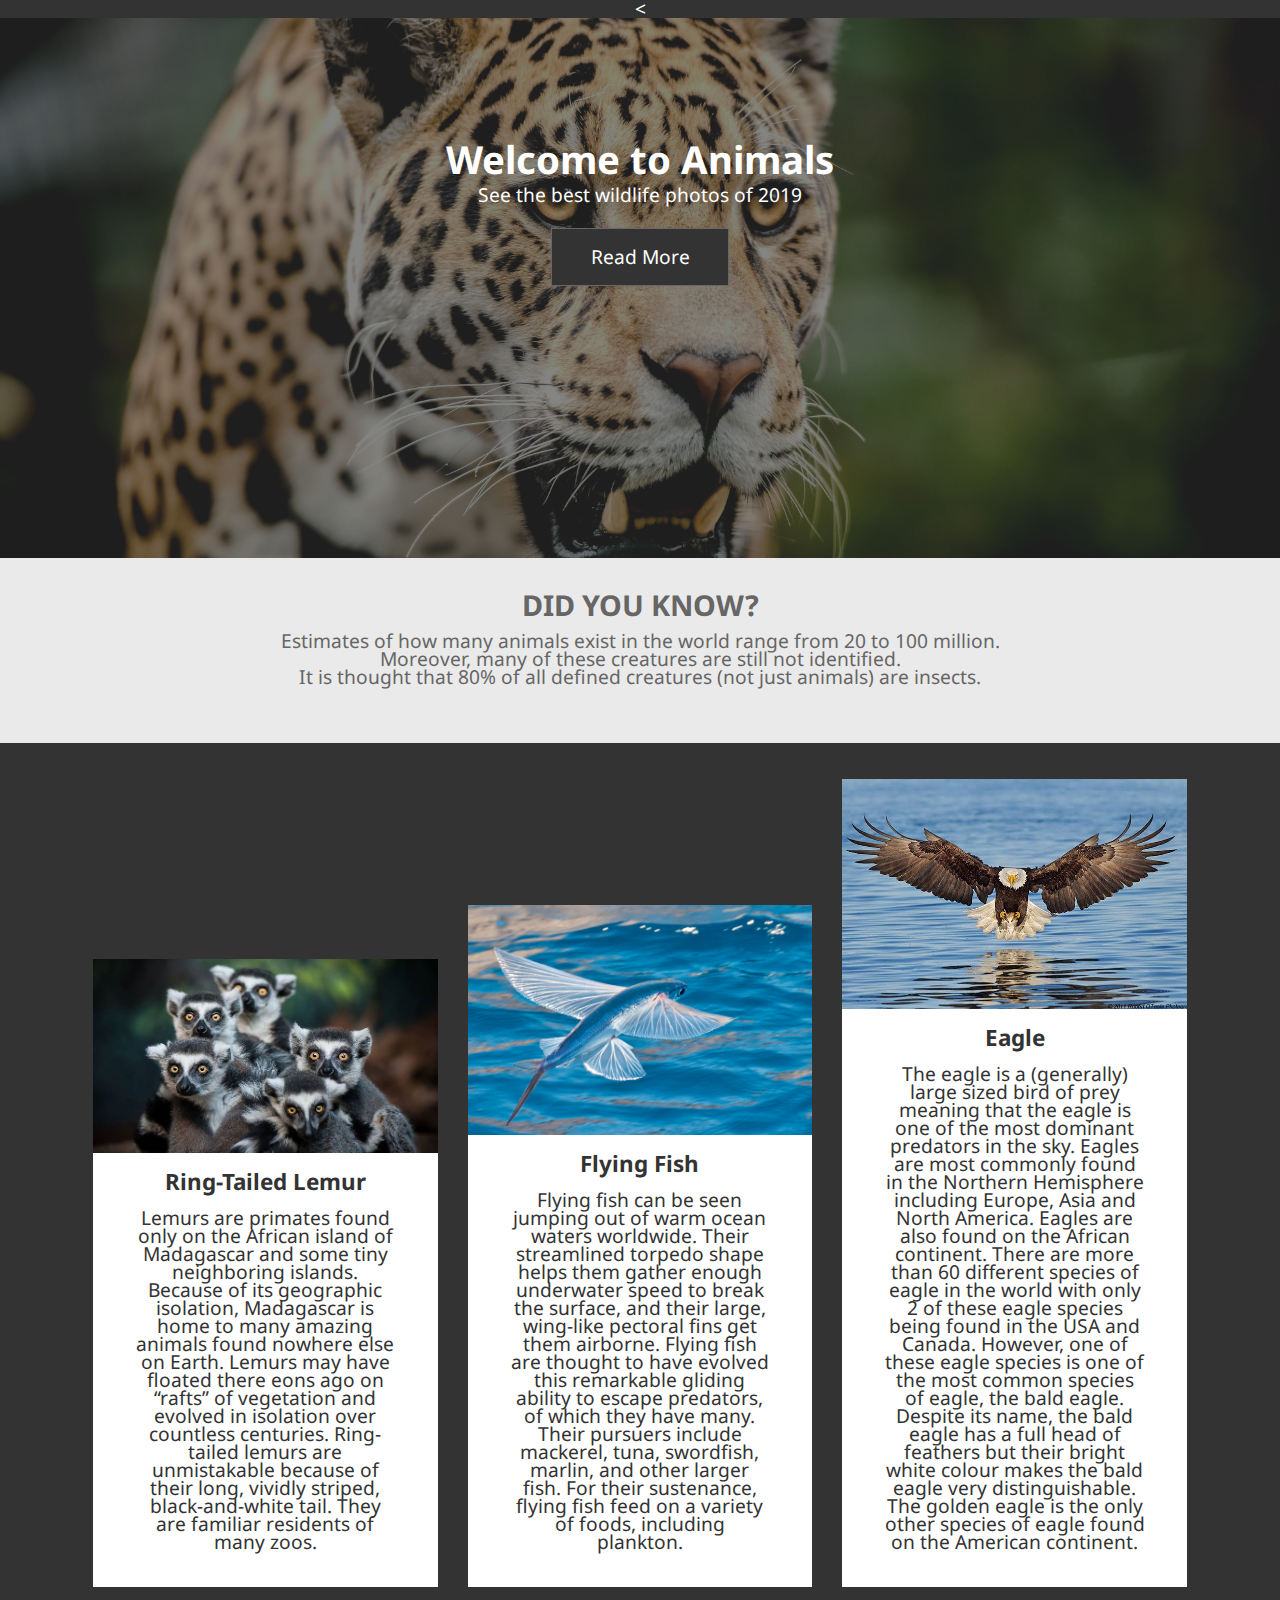
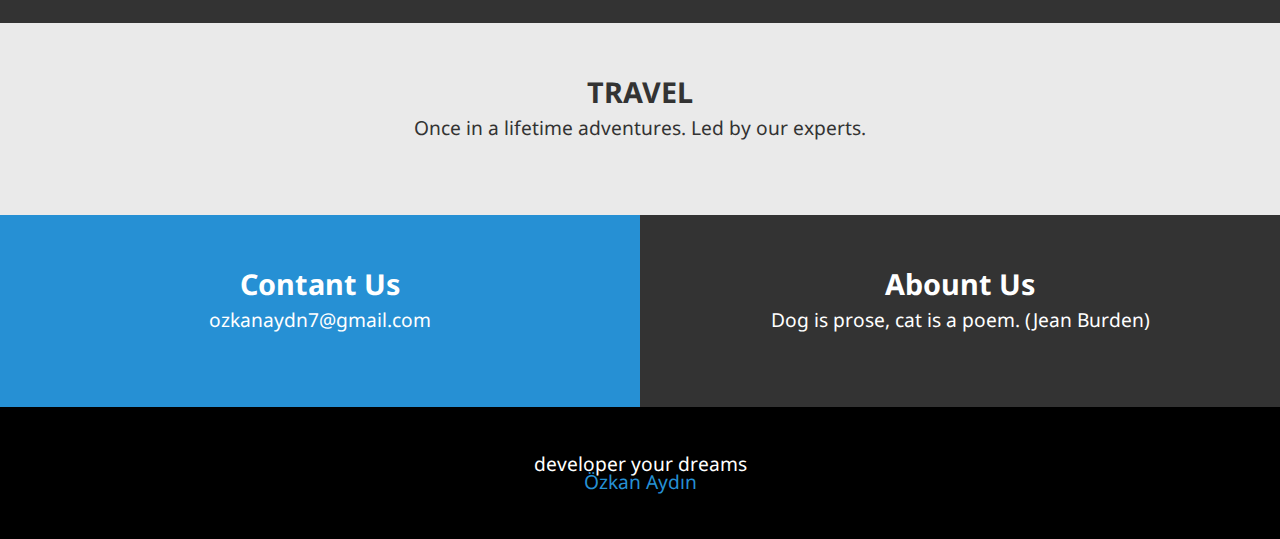
<file: ResponsiveUygulama/ResponsiveUygulama/index.html>
﻿<!DOCTYPE html>
<html>
<head>
    <meta charset="utf-8" />
    <title>Animals</title>
    <<link href="https://fonts.googleapis.com/css?family=Noto+Sans&display=swap" rel="stylesheet">
    <link rel="stylesheet" href="Style.css" >
</head>
<body>
    <header>
        <div class="img-arkaplan"></div>
        <div class="content">
            <h1>Welcome to Animals</h1>
            <p>See the best wildlife photos of 2019</p>
            <a href="#" class="btn">Read More</a>
        </div>

    </header>
    <main>
        <section id="section-a">
            <div>
                <h2>DID YOU KNOW?</h2>
                <p>
                    Estimates of how many animals exist in the world range from 20 to 100 million.<br /> Moreover, many of these creatures are still not identified.<br /> It is thought that 80% of all defined creatures (not just animals) are insects.
                </p>
            </div>
        </section>
        <section id="section-b">
            <ul>
                <li>
                    <div class="col">
                        <img src="img/img_1.jpg" alt="" />
                        <div class="col-content">
                            <h3 class="col-title">
                                Ring-Tailed Lemur
                            </h3>
                            <p>
                                Lemurs are primates found only on the African island of Madagascar and some tiny neighboring islands. Because of its geographic isolation, Madagascar is home to many amazing animals found nowhere else on Earth. Lemurs may have floated there eons ago on “rafts” of vegetation and evolved in isolation over countless centuries.

                                Ring-tailed lemurs are unmistakable because of their long, vividly striped, black-and-white tail. They are familiar residents of many zoos.
                            </p>
                        </div>
                    </div>
                </li>
                <li>
                    <div class="col">
                        <img src="img/img_3.jpg" alt="" />
                        <div class="col-content">
                            <h3 class="col-title">
                                Flying Fish
                            </h3>
                            <p>
                                Flying fish can be seen jumping out of warm ocean waters worldwide. Their streamlined torpedo shape helps them gather enough underwater speed to break the surface, and their large, wing-like pectoral fins get them airborne.

                                Flying fish are thought to have evolved this remarkable gliding ability to escape predators, of which they have many. Their pursuers include mackerel, tuna, swordfish, marlin, and other larger fish. For their sustenance, flying fish feed on a variety of foods, including plankton.
                            </p>
                        </div>
                    </div>
                </li>
                <li>
                    <div class="col">
                        <img src="img/img_4.jpg" alt="" />
                        <div class="col-content">
                            <h3 class="col-title">
                                Eagle
                            </h3>
                            <p>
                                The eagle is a (generally) large sized bird of prey meaning that the eagle is one of the most dominant predators in the sky. Eagles are most commonly found in the Northern Hemisphere including Europe, Asia and North America. Eagles are also found on the African continent.

                                There are more than 60 different species of eagle in the world with only 2 of these eagle species being found in the USA and Canada. However, one of these eagle species is one of the most common species of eagle, the bald eagle. Despite its name, the bald eagle has a full head of feathers but their bright white colour makes the bald eagle very distinguishable. The golden eagle is the only other species of eagle found on the American continent.
                            </p>
                        </div>
                    </div>
                </li>
            </ul>
        </section>
        <section id="section-c">
            <div class="content">
                <h2>TRAVEL</h2>
                <p>
                    Once in a lifetime adventures. Led by our experts.
                </p>
            </div>
        </section>
        <section id="section-d" class="clearfix">
            <div class="box">
                <h2 class="contant-title">
                    Contant Us
                </h2>
                <p>ozkanaydn7@gmail.com</p>
            </div>
            <div class="box">
                <h2 class="abount-title">
                    Abount Us
                </h2>
                <p>Dog is prose, cat is a poem. (Jean Burden)</p>
            </div>
        </section>
        <footer>
            <div>developer your dreams</div>
            <div><a href="#">Özkan Aydın</a></div>
        </footer>
    </main>
</body>
</html>
</file>
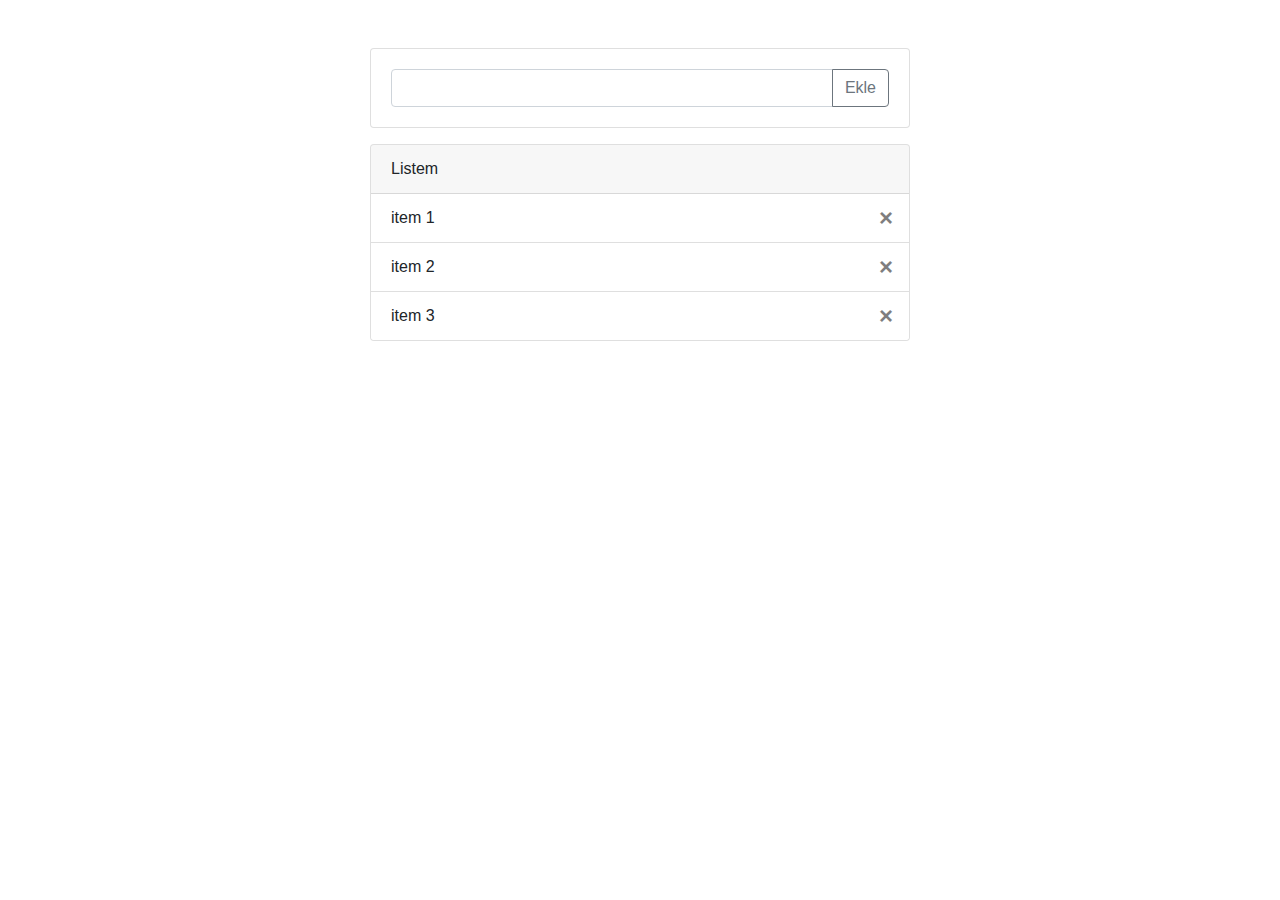
<file: Basit_Todo_Uygulaması/Todoapp/Todoapp/index.html>
﻿<!DOCTYPE html>
<html>
<head>
    <meta charset="utf-8" />
    <title>Todo Uygulaması</title>
    <link rel="stylesheet" href="https://stackpath.bootstrapcdn.com/bootstrap/4.4.1/css/bootstrap.min.css" integrity="sha384-Vkoo8x4CGsO3+Hhxv8T/Q5PaXtkKtu6ug5TOeNV6gBiFeWPGFN9MuhOf23Q9Ifjh" crossorigin="anonymous">
    <link rel="stylesheet" href="Style.css" />
</head>
<body>
    <div class="container">
        <div class="row justify-content-center">
            <div class="col-lg-6 col-md-8 mt-5">
                <div class="card">
                    <div class="card-body">
                        <div class="input-group">
                            <input type="text" id="txtItem" class="form-control" title="title" />
                            <div class="input-group-append">
                                <button id="btnCreate" class="btn btn-outline-secondary" type="button">Ekle</button>
                            </div>
                        </div>
                    </div>
                </div>
                <div class="card mt-3">
                    <div class="card-header">Listem
                    <button id="deleteAll" class="btn btn-danger d-none">
                        Delete All</button></div>
                    <ul id="mylist" class="list-group list-group-flush">
                        
                    </ul>
                </div>
            </div>
        </div>
    </div>



    <script type="text/javascript" src="Script.js"></script>
</body>
</html>
</file>
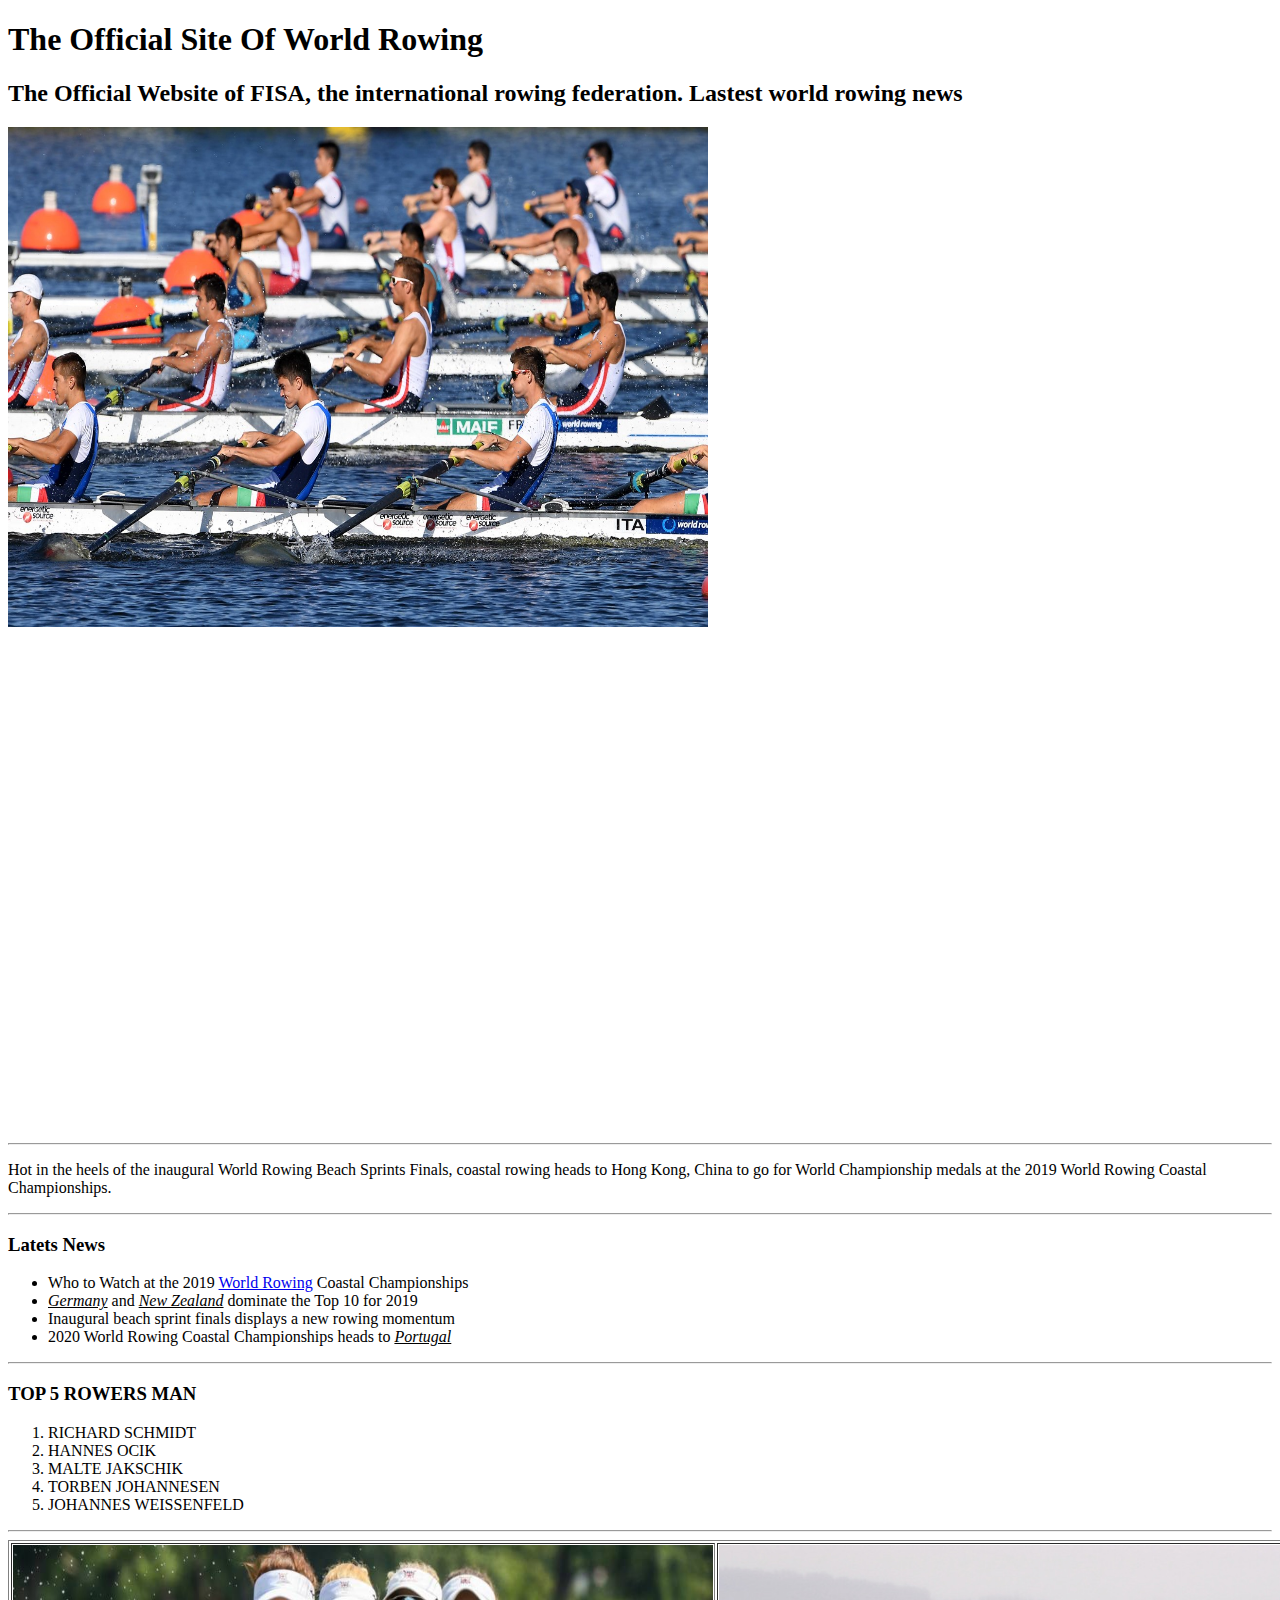
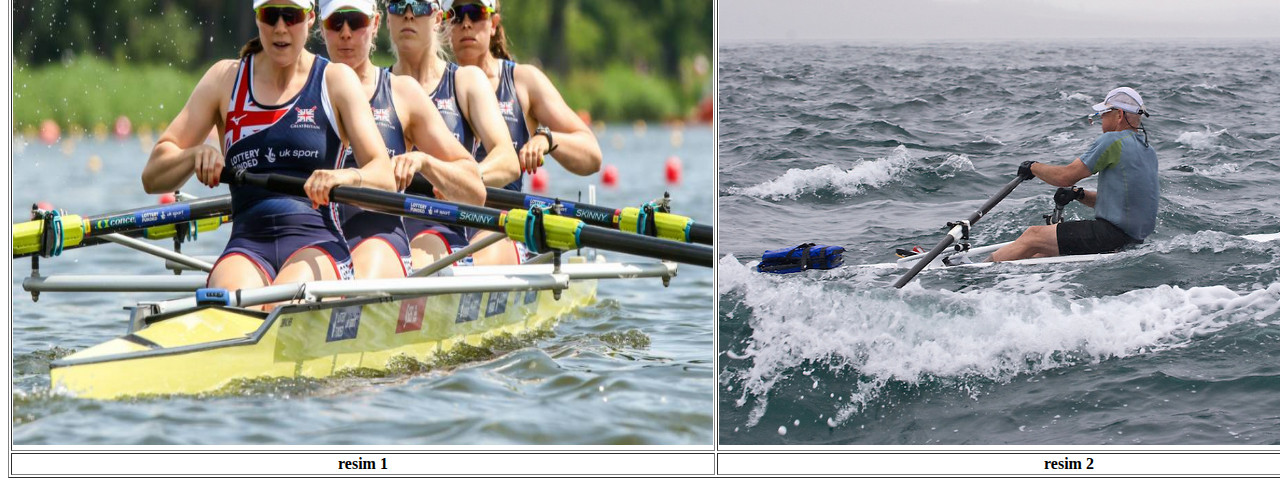
<file: Kurek1/Kurek1/HtmlPage1.html>
﻿<!DOCTYPE html>

<html lang="en" xmlns="http://www.w3.org/1999/xhtml">
<head>
    <meta charset="utf-8" />
    <meta name="keywords" content="FISA, World Rowing, Rowing, Rowing World Championships, Rowing World Cup" />
    <meta name="description" content="The Official Website of FISA, the international rowing federation. Lastest world rowing news" />

    <title>The Official Site Of World Rowing - worldrowing.com</title>
</head>
<body>

    <h1>The Official Site Of World Rowing</h1>
    <h2>The Official Website of FISA, the international rowing federation. Lastest world rowing news</h2>

    <img src="img\rowing.jpg" width="700" height="500" alt="The Official Site Of World Rowing" />

    <iframe width="700" height="500"
            src="https://www.youtube.com/embed/odIjL02D8ec" frameborder="0"
            allow="accelerometer; autoplay; encrypted-media; gyroscope; picture-in-picture"
            allowfullscreen></iframe>

    <hr />

    <p>Hot in the heels of the inaugural World Rowing Beach Sprints Finals, coastal rowing heads to Hong Kong, China to go for World Championship medals at the 2019 World Rowing Coastal Championships.</p>

    <hr />
    <h3>Latets News</h3>
    <ul>
        <li>Who to Watch at the 2019 <a href="http://www.worldrowing.com" target="_blank">World Rowing</a> Coastal Championships</li>
        <li><u><i>Germany</i></u> and <u><i>New Zealand</i></u> dominate the Top 10 for 2019</li>
        <li>Inaugural beach sprint finals displays a new rowing momentum</li>
        <li>2020 World Rowing Coastal Championships heads to <u><i>Portugal</i></u></li>

    </ul>

    <hr />
    <h3>TOP 5 ROWERS MAN</h3>
    <ol>
        <li>RICHARD SCHMIDT</li>
        <li>HANNES OCIK</li>
        <li>MALTE JAKSCHIK</li>
        <li>TORBEN JOHANNESEN</li>
        <li>JOHANNES WEISSENFELD</li>

    </ol>

    <hr />
    <table width="60%" border="1">

        <tbody>
            <tr>
                <td><img src="img/rowing1.jpg" width="700" height="500" /></td>
                <td><img src="img/rowing2.jpg" width="700" height="500" /></td>

            </tr>
        </tbody>
        <tfoot>
            <tr>
                <th>resim 1</th>
                <th>resim 2</th>

            </tr>
        </tfoot>
    </table>


</body>
</html>
</file>
<file: ResponsiveUygulama/ResponsiveUygulama/Style.css>
﻿*{
    margin: 0;
    padding: 0;
    box-sizing: border-box;
}

html{
    font-size: 7px;

}

body {
    font-family: 'Noto Sans', sans-serif;
    color: #fff;
    font-size: 1.6rem;
    line-height: 1.5rem;
    text-align: center;
    background-color: #333;
}
a{
    text-decoration:none;
}

p{
    padding: 1.5rem 2rem;
    
}

img {
    width: 100%;
    height: auto;
}

.clearfix::after{
    content:"";
    display:block;
    clear:both;
}

header{
    height: 45rem;

}

header .img-arkaplan{
    position: absolute;
    background-image:url(img/resim.jpg);
    background-size:cover;
    background-position: center;
    height:45rem;
    width:100%;
    opacity:0.4;
    z-index:-1;
}

header h1{
    padding:11rem;
    padding-bottom:0;
}

.btn{
    display:inline-block;
    background: #333;
    color: #fff;
    border: 1px solid #666;
    padding: 1.6rem 3.2rem;
    margin: .5rem 0;
    transition all 0.3s;
}

.btn:hover{
    background-color: #eaeaea;
    color: #333;
}

#section-a{
    background-color: #eaeaea;
    color:#666;
    padding:3.2rem 0;
}

#section-b{
    padding:2rem;
}
#section-b ul{
    list-style:none;
}
#section-b li{
    background: #fff;
    color: #333;
    margin-bottom: 1.5rem;
}

.col-content{
    padding:1.5rem;
}

#section-c {
    background-color: #eaeaea;
    color: #333;
    padding: 5rem;
}

#section-d .box{
    padding:5rem;
}

#section-d .box:first-child{
    background-color: #2690d4;
}

footer{
    padding:4rem;
    background:#000;
}
footer a{
    color:#2690d4;
}

@media screen and (min-width:700px){
    html{
        font-size: 9px;
    }
}

@media screen and (min-width:1200px){
    #section-b li{
        width:28%;
        margin:1%;
        display:inline-block;
    }
    .box{
        width:50%;
        float:left;
    }
    html{
        font-size:12px;
    }
}
</file>
<file: Basit_Todo_Uygulaması/Todoapp/Todoapp/Style.css>
﻿    ul li.checked{
                     background: #888;
                     color: #fff;
                     text-decoration: line-through;
                 }
    .close{
        position: absolute;
        right: 0;
        top: 0;
        padding: 12px 16px 12px 16px;
    }

#deleteAll{
    position: absolute;
    right: 5px;
    top: 10px;
}
</file>
